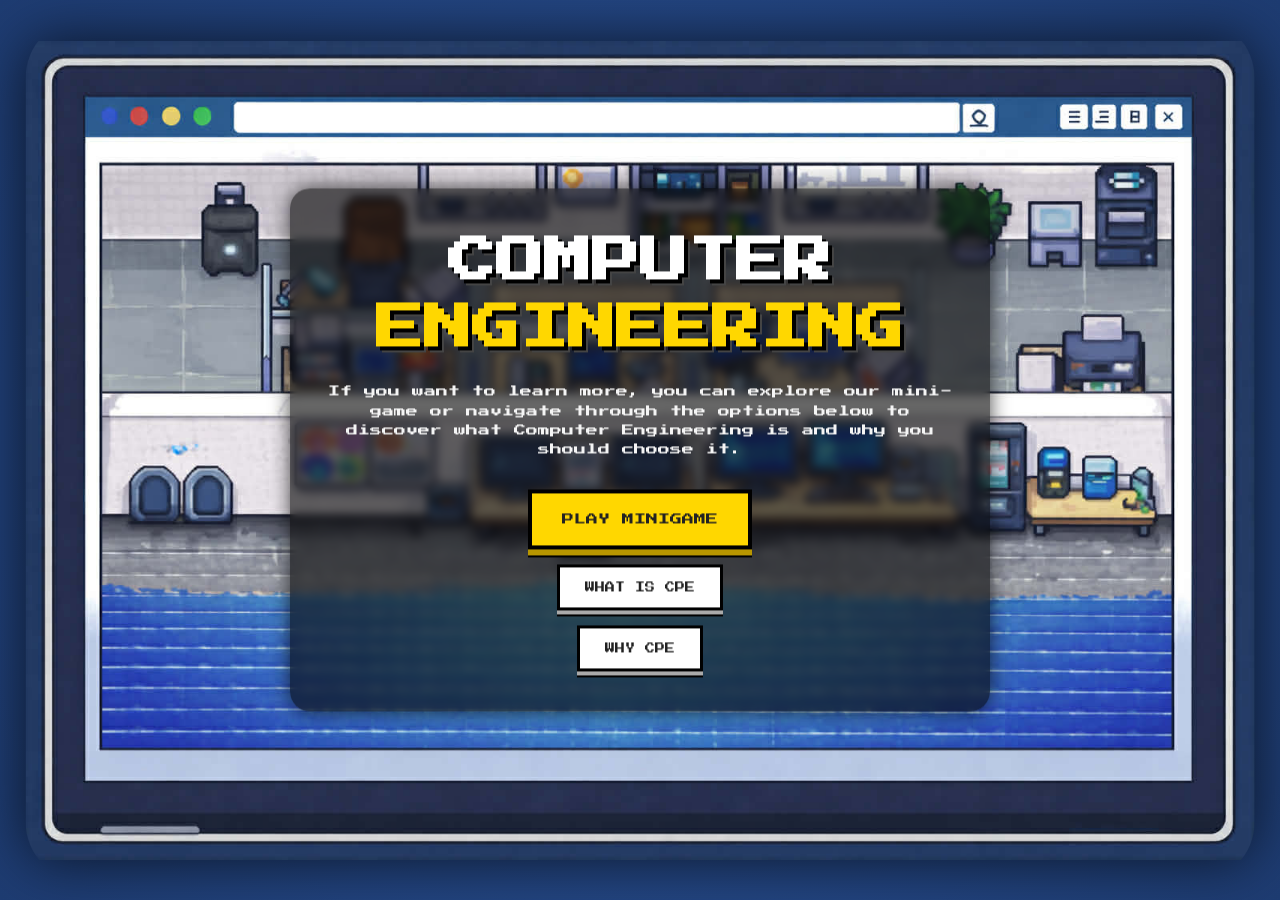
<file: index.html>
<!DOCTYPE html>
<html lang="en">
<head>
    <meta charset="UTF-8">
    <title>Computer Engineering</title>

    
    <link href="https://fonts.googleapis.com/css2?family=Press+Start+2P&display=swap" rel="stylesheet">

    <link rel="stylesheet" href="style.css">
</head>
<body>


<div class="bg"></div>


<div class="overlay">
    <div class="overlay-box">
        <h1 class="title">
            COMPUTER <br>
            <span>ENGINEERING</span>
        </h1>

        <p class="subtitle">
            If you want to learn more, you can explore our mini-game or navigate through the options below 
            to discover what Computer Engineering is and why you should choose it.
        </p>

        <div class="buttons">
            <button class="start-btn" onclick="startGame()">PLAY MINIGAME</button>
            <a href="what-is-cpe.html" class="nav-btn">WHAT IS CPE</a>
            <a href="why-cpe.html" class="nav-btn">WHY CPE</a>
        </div>
    </div>
</div>

<script>
function startGame() {
    alert("Minigame coming soon! 🚀");
}
</script>
<div id="game-modal" class="modal-overlay">
    <div class="modal-content">
        <div class="modal-header">
            <span class="status-dot"></span>
            <h2 class="modal-title">SYSTEM CHECK</h2>
        </div>
        <p class="modal-text">
            This mini-game is optimized for <span class="highlight">DESKTOP</span> only. 
            Mobile controls are not supported.
        </p>
        <p class="modal-question">DO YOU WISH TO PROCEED?</p>
        
        <div class="modal-buttons">
            <a href="Game/index.html"><button class="confirm-btn" onclick="proceedToGame()">YES</button></a>
            <button class="cancel-btn" onclick="closeModal()">NO</button>
        </div>
    </div>
</div>

<script>
    // Internal Script: Handles the modal logic
    const modal = document.getElementById("game-modal");

    function startGame() {
        modal.style.display = "flex";
    }

    function closeModal() {
        modal.style.display = "none";
    }

    function proceedToGame() {
        modal.style.display = "none";
        // Logic for game transition
        alert("Initializing Game Environment... 🚀");
    }

    // Close modal if user clicks outside the box
    window.onclick = function(event) {
        if (event.target == modal) {
            closeModal();
        }
    }
</script>
</body>
</html>
</file>
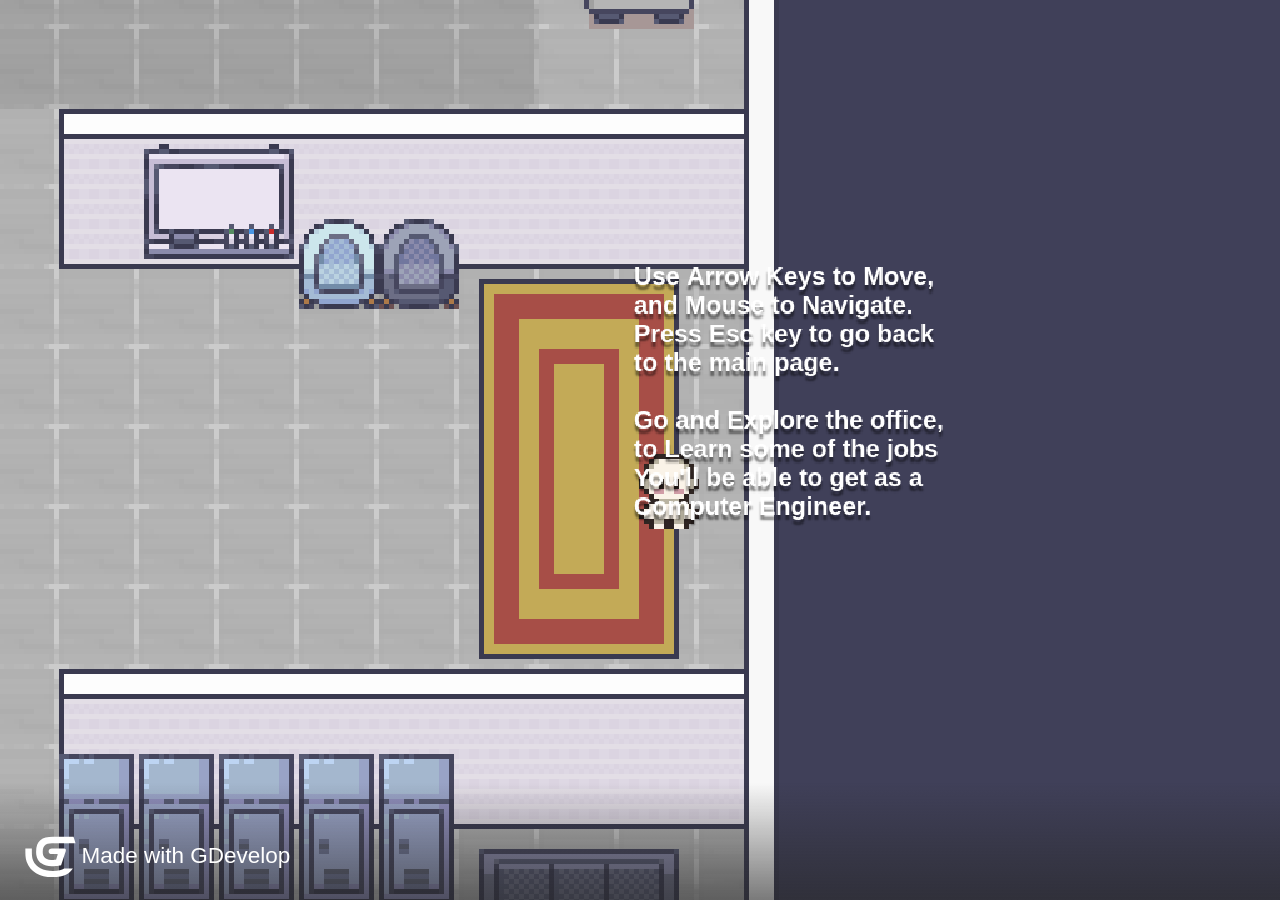
<file: Game/index.html>
<!DOCTYPE html>
<html>
<head>
    <meta charset="UTF-8"/>
    <link rel="manifest" href="manifest.webmanifest">

    <meta name="apple-mobile-web-app-capable" content="yes">
    <meta name="apple-mobile-web-app-status-bar-style" content="black-translucent">

    <meta name="theme-color" content="#000000" />
    <meta name="viewport" content="width=device-width, initial-scale=1.0, maximum-scale=1.0, user-scalable=no" />

	<style>
		body {
			margin: 0;
			padding: 0;
			background-color: #000000;
            overflow: hidden;
		}
        #canvasArea {
            margin-left: auto;
            margin-right: auto;
            overflow: hidden;
        }

        
	</style>
    <!-- Libs and GDJS core files : -->
		<script src="libs/jshashtable.js" crossorigin="anonymous"></script>
	<script src="logger.js" crossorigin="anonymous"></script>
	<script src="gd.js" crossorigin="anonymous"></script>
	<script src="libs/rbush.js" crossorigin="anonymous"></script>
	<script src="AsyncTasksManager.js" crossorigin="anonymous"></script>
	<script src="inputmanager.js" crossorigin="anonymous"></script>
	<script src="jsonmanager.js" crossorigin="anonymous"></script>
	<script src="Model3DManager.js" crossorigin="anonymous"></script>
	<script src="ResourceLoader.js" crossorigin="anonymous"></script>
	<script src="ResourceCache.js" crossorigin="anonymous"></script>
	<script src="timemanager.js" crossorigin="anonymous"></script>
	<script src="polygon.js" crossorigin="anonymous"></script>
	<script src="runtimeobject.js" crossorigin="anonymous"></script>
	<script src="profiler.js" crossorigin="anonymous"></script>
	<script src="RuntimeInstanceContainer.js" crossorigin="anonymous"></script>
	<script src="runtimescene.js" crossorigin="anonymous"></script>
	<script src="scenestack.js" crossorigin="anonymous"></script>
	<script src="force.js" crossorigin="anonymous"></script>
	<script src="RuntimeLayer.js" crossorigin="anonymous"></script>
	<script src="layer.js" crossorigin="anonymous"></script>
	<script src="RuntimeCustomObjectLayer.js" crossorigin="anonymous"></script>
	<script src="timer.js" crossorigin="anonymous"></script>
	<script src="runtimewatermark.js" crossorigin="anonymous"></script>
	<script src="runtimegame.js" crossorigin="anonymous"></script>
	<script src="variable.js" crossorigin="anonymous"></script>
	<script src="variablescontainer.js" crossorigin="anonymous"></script>
	<script src="oncetriggers.js" crossorigin="anonymous"></script>
	<script src="runtimebehavior.js" crossorigin="anonymous"></script>
	<script src="SpriteAnimator.js" crossorigin="anonymous"></script>
	<script src="spriteruntimeobject.js" crossorigin="anonymous"></script>
	<script src="affinetransformation.js" crossorigin="anonymous"></script>
	<script src="CustomRuntimeObjectInstanceContainer.js" crossorigin="anonymous"></script>
	<script src="CustomRuntimeObject.js" crossorigin="anonymous"></script>
	<script src="CustomRuntimeObject2D.js" crossorigin="anonymous"></script>
	<script src="indexeddb.js" crossorigin="anonymous"></script>
	<script src="events-tools/commontools.js" crossorigin="anonymous"></script>
	<script src="events-tools/variabletools.js" crossorigin="anonymous"></script>
	<script src="events-tools/runtimescenetools.js" crossorigin="anonymous"></script>
	<script src="events-tools/inputtools.js" crossorigin="anonymous"></script>
	<script src="events-tools/objecttools.js" crossorigin="anonymous"></script>
	<script src="events-tools/cameratools.js" crossorigin="anonymous"></script>
	<script src="events-tools/soundtools.js" crossorigin="anonymous"></script>
	<script src="events-tools/storagetools.js" crossorigin="anonymous"></script>
	<script src="events-tools/stringtools.js" crossorigin="anonymous"></script>
	<script src="events-tools/windowtools.js" crossorigin="anonymous"></script>
	<script src="events-tools/networktools.js" crossorigin="anonymous"></script>
	<script src="splash/gd-logo-light.js" crossorigin="anonymous"></script>
	<script src="pixi-renderers/pixi.js" crossorigin="anonymous"></script>
	<script src="pixi-renderers/pixi-filters-tools.js" crossorigin="anonymous"></script>
	<script src="pixi-renderers/runtimegame-pixi-renderer.js" crossorigin="anonymous"></script>
	<script src="pixi-renderers/runtimescene-pixi-renderer.js" crossorigin="anonymous"></script>
	<script src="pixi-renderers/layer-pixi-renderer.js" crossorigin="anonymous"></script>
	<script src="pixi-renderers/pixi-image-manager.js" crossorigin="anonymous"></script>
	<script src="pixi-renderers/pixi-bitmapfont-manager.js" crossorigin="anonymous"></script>
	<script src="pixi-renderers/spriteruntimeobject-pixi-renderer.js" crossorigin="anonymous"></script>
	<script src="pixi-renderers/CustomRuntimeObject2DPixiRenderer.js" crossorigin="anonymous"></script>
	<script src="pixi-renderers/DebuggerPixiRenderer.js" crossorigin="anonymous"></script>
	<script src="pixi-renderers/loadingscreen-pixi-renderer.js" crossorigin="anonymous"></script>
	<script src="pixi-renderers/pixi-effects-manager.js" crossorigin="anonymous"></script>
	<script src="howler-sound-manager/howler.min.js" crossorigin="anonymous"></script>
	<script src="howler-sound-manager/howler-sound-manager.js" crossorigin="anonymous"></script>
	<script src="fontfaceobserver-font-manager/fontfaceobserver.js" crossorigin="anonymous"></script>
	<script src="fontfaceobserver-font-manager/fontfaceobserver-font-manager.js" crossorigin="anonymous"></script>
	<script src="gdjs-evtsext__flash__colortint-func.js" crossorigin="anonymous"></script>
	<script src="gdjs-evtsext__flash__flashopacity.js" crossorigin="anonymous"></script>
	<script src="gdjs-evtsext__flash__istinted-func.js" crossorigin="anonymous"></script>
	<script src="gdjs-evtsext__flash__togglecolortint-func.js" crossorigin="anonymous"></script>
	<script src="gdjs-evtsext__flash__togglevisibility-func.js" crossorigin="anonymous"></script>
	<script src="gdjs-evtsext__panelspritebutton__bitmaptextstylestate.js" crossorigin="anonymous"></script>
	<script src="gdjs-evtsext__panelspritebutton__buttonfsm.js" crossorigin="anonymous"></script>
	<script src="gdjs-evtsext__panelspritebutton__isingameedition-func.js" crossorigin="anonymous"></script>
	<script src="gdjs-evtsext__panelspritebutton__textstylestate.js" crossorigin="anonymous"></script>
	<script src="Extensions/AnchorBehavior/anchorruntimebehavior.js" crossorigin="anonymous"></script>
	<script src="Extensions/BitmapText/bitmaptextruntimeobject-pixi-renderer.js" crossorigin="anonymous"></script>
	<script src="Extensions/BitmapText/bitmaptextruntimeobject.js" crossorigin="anonymous"></script>
	<script src="Extensions/PanelSpriteObject/panelspriteruntimeobject-pixi-renderer.js" crossorigin="anonymous"></script>
	<script src="Extensions/PanelSpriteObject/panelspriteruntimeobject.js" crossorigin="anonymous"></script>
	<script src="Extensions/TextObject/textruntimeobject-pixi-renderer.js" crossorigin="anonymous"></script>
	<script src="Extensions/TextObject/textruntimeobject.js" crossorigin="anonymous"></script>
	<script src="Extensions/TileMap/TileMapRuntimeManager.js" crossorigin="anonymous"></script>
	<script src="Extensions/TileMap/collision/TransformedTileMap.js" crossorigin="anonymous"></script>
	<script src="Extensions/TileMap/helper/TileMapHelper.js" crossorigin="anonymous"></script>
	<script src="Extensions/TileMap/pako/dist/pako.min.js" crossorigin="anonymous"></script>
	<script src="Extensions/TileMap/pixi-tilemap/dist/pixi-tilemap.umd.js" crossorigin="anonymous"></script>
	<script src="Extensions/TileMap/simpletilemapruntimeobject.js" crossorigin="anonymous"></script>
	<script src="Extensions/TileMap/tilemapruntimeobject-pixi-renderer.js" crossorigin="anonymous"></script>
	<script src="Extensions/TopDownMovementBehavior/topdownmovementruntimebehavior.js" crossorigin="anonymous"></script>
	<script src="Extensions/TweenBehavior/TweenManager.js" crossorigin="anonymous"></script>
	<script src="Extensions/TweenBehavior/tweenruntimebehavior.js" crossorigin="anonymous"></script>
	<script src="object-capabilities/AnimatableBehavior.js" crossorigin="anonymous"></script>
	<script src="object-capabilities/EffectBehavior.js" crossorigin="anonymous"></script>
	<script src="object-capabilities/FlippableBehavior.js" crossorigin="anonymous"></script>
	<script src="object-capabilities/OpacityBehavior.js" crossorigin="anonymous"></script>
	<script src="object-capabilities/ResizableBehavior.js" crossorigin="anonymous"></script>
	<script src="object-capabilities/ScalableBehavior.js" crossorigin="anonymous"></script>
	<script src="object-capabilities/TextContainerBehavior.js" crossorigin="anonymous"></script>
	<script src="Extensions/3D/DirectionalLight.js" crossorigin="anonymous"></script>
	<script src="Extensions/3D/HemisphereLight.js" crossorigin="anonymous"></script>
	<script src="code0.js" crossorigin="anonymous"></script>
	<script src="data.js" crossorigin="anonymous"></script>


</head>
<body>

    
	<script>

    (function() {
        //Initialization
        var game = new gdjs.RuntimeGame(gdjs.projectData, {});

        //Create a renderer
        game.getRenderer().createStandardCanvas(document.body);

        //Bind keyboards/mouse/touch events
        game.getRenderer().bindStandardEvents(game.getInputManager(), window, document);

        //Load all assets and start the game
        game.loadAllAssets(function() {
            game.startGameLoop();
        });
    })();

	</script>
</body>
</html>
</file>
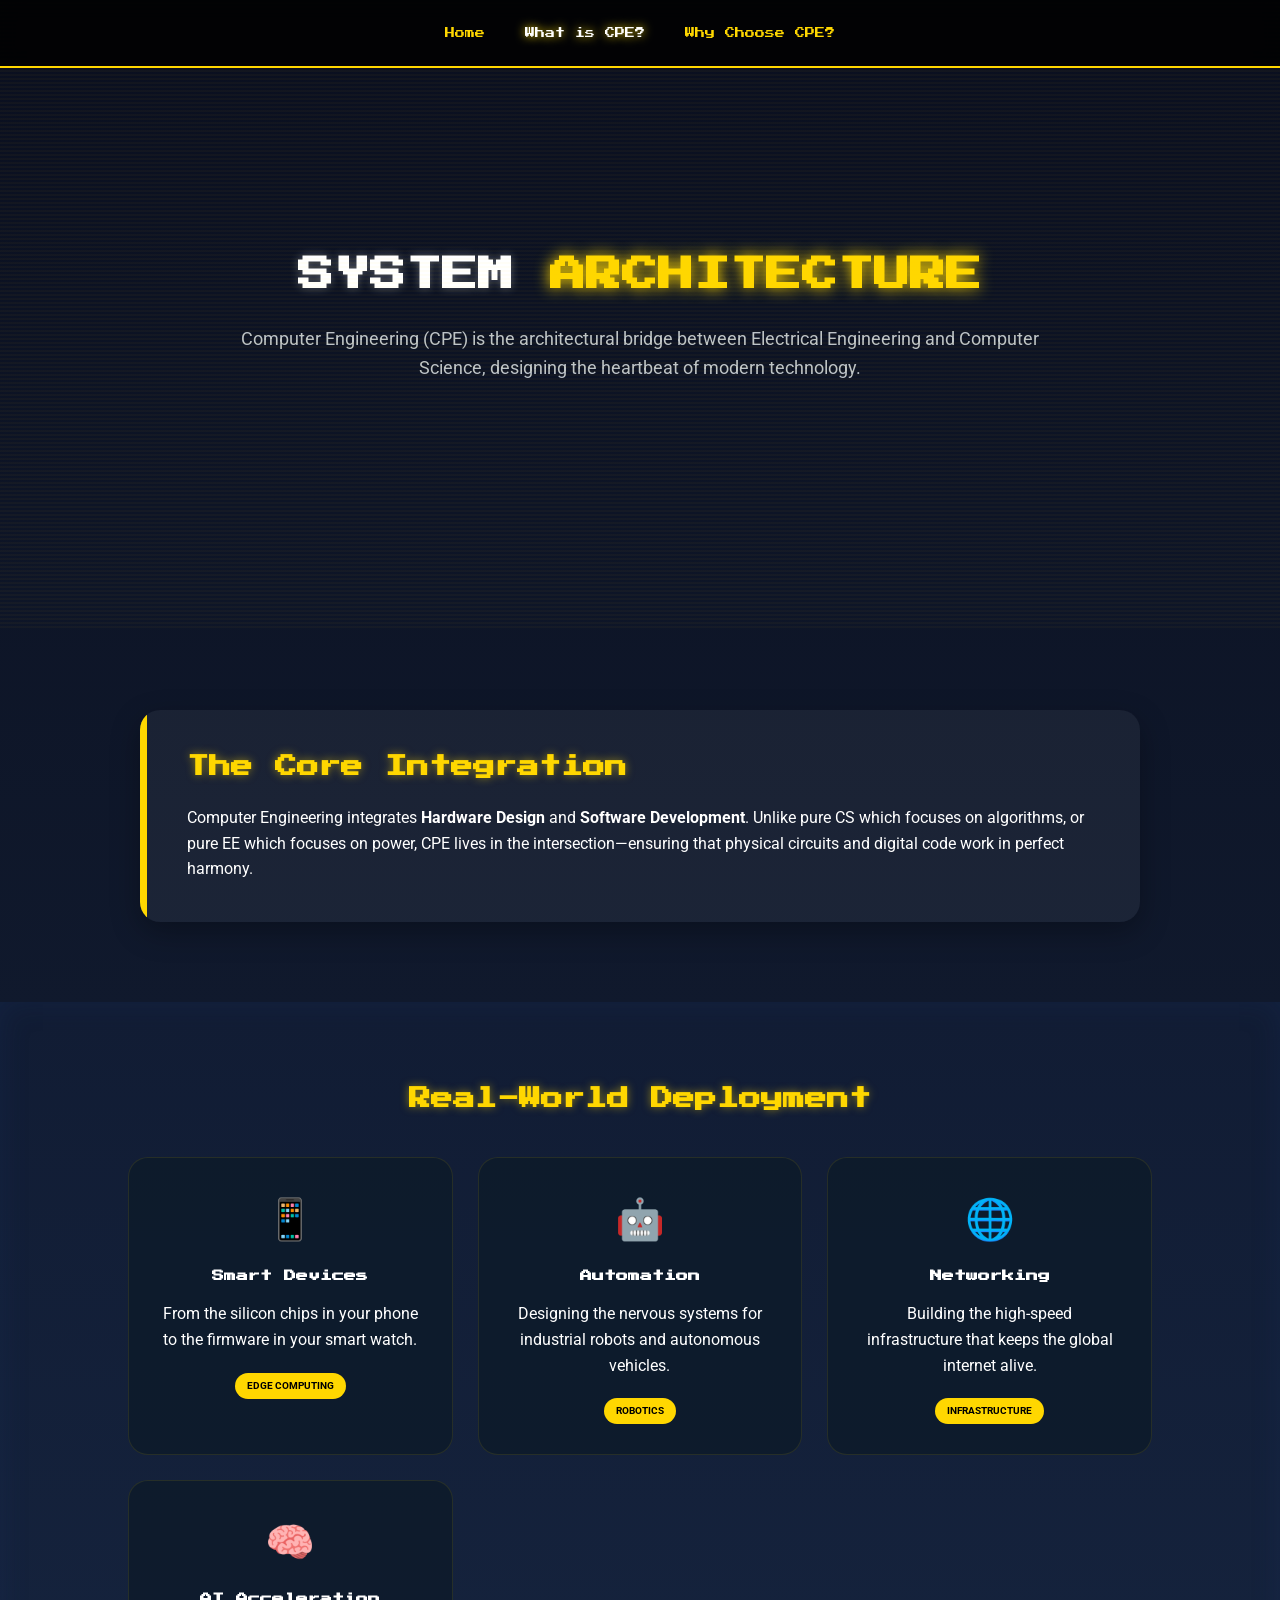
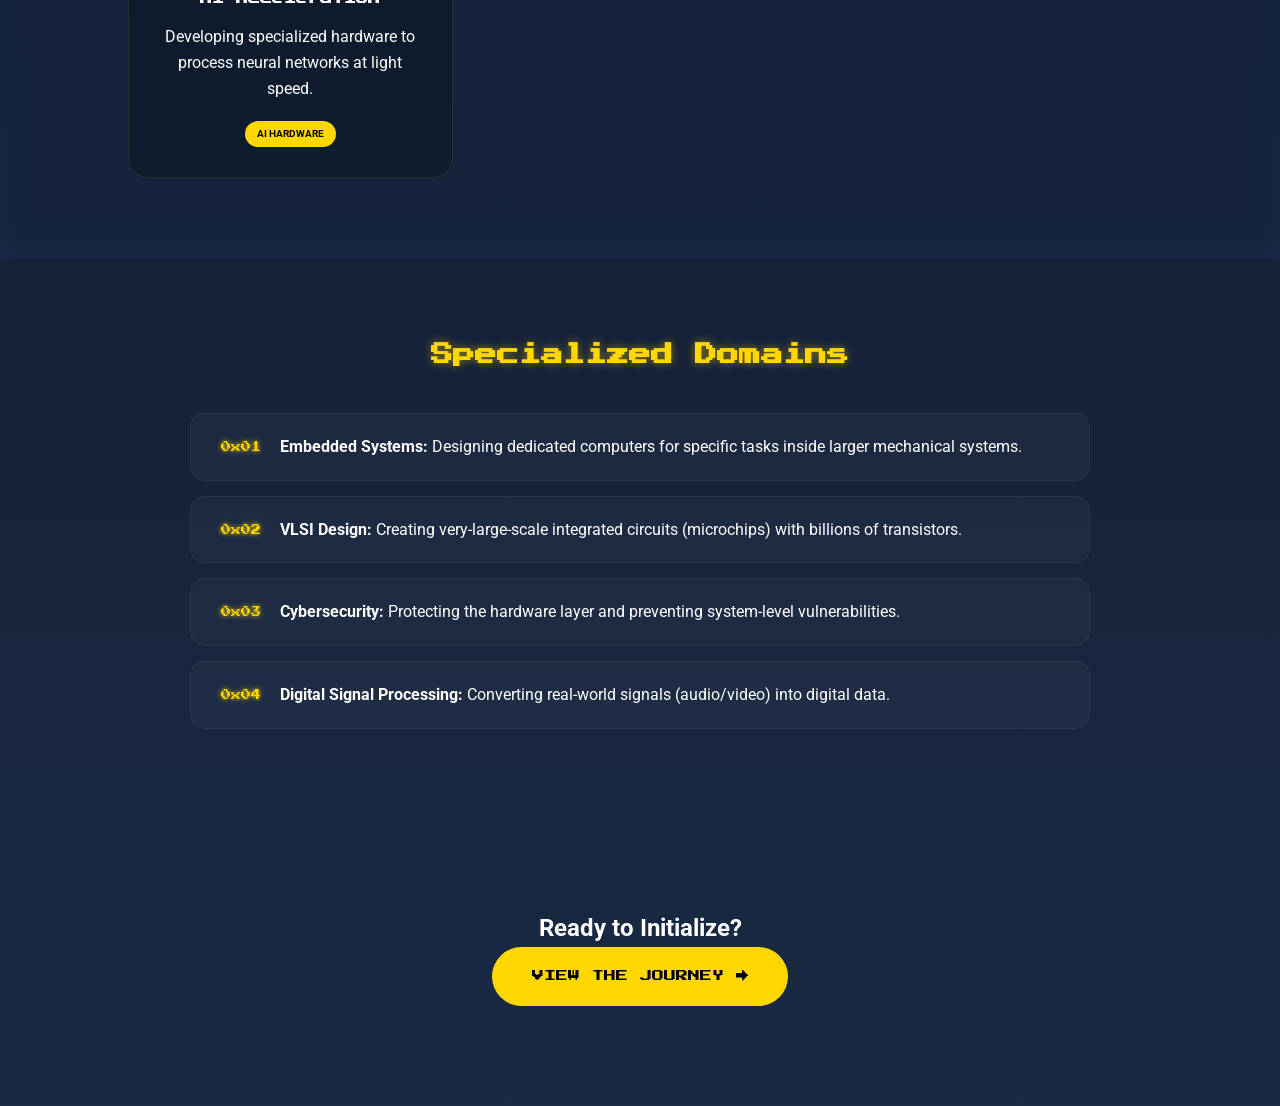
<file: what-is-cpe.html>
<!DOCTYPE html>
<html lang="en">
<head>
    <meta charset="UTF-8">
    <title>What is Computer Engineering?</title>
    <link href="https://fonts.googleapis.com/css2?family=Press+Start+2P&family=Roboto:wght@300;400;700&display=swap" rel="stylesheet">
    <link rel="stylesheet" href="what-is-cpe.css">
</head>

<body>

<nav class="navbar">
    <ul>
        <li><a href="index.html">Home</a></li>
        <li><a href="what-is-cpe.html" class="active">What is CPE?</a></li>
        <li><a href="why-cpe.html">Why Choose CPE?</a></li>
    </ul>
</nav>

<section class="hero fade">
    <h1>SYSTEM <span>ARCHITECTURE</span></h1>
    <p>
        Computer Engineering (CPE) is the architectural bridge between Electrical Engineering 
        and Computer Science, designing the heartbeat of modern technology.
    </p>
</section>

<section class="section fade">
    <div class="info-block">
        <div class="accent-bar"></div>
        <div class="info-content">
            <h2>The Core Integration</h2>
            <p>Computer Engineering integrates <strong>Hardware Design</strong> and <strong>Software Development</strong>. Unlike pure CS which focuses on algorithms, or pure EE which focuses on power, CPE lives in the intersection—ensuring that physical circuits and digital code work in perfect harmony.</p>
        </div>
    </div>
</section>

<section class="section highlight fade">
    <h2>Real-World Deployment</h2>
    <div class="grid">
        <div class="card">
            <div class="card-icon"><span>📱</span></div>
            <h3>Smart Devices</h3>
            <p>From the silicon chips in your phone to the firmware in your smart watch.</p>
            <div class="stat">EDGE COMPUTING</div>
        </div>

        <div class="card">
            <div class="card-icon"><span>🤖</span></div>
            <h3>Automation</h3>
            <p>Designing the nervous systems for industrial robots and autonomous vehicles.</p>
            <div class="stat">ROBOTICS</div>
        </div>

        <div class="card">
            <div class="card-icon"><span>🌐</span></div>
            <h3>Networking</h3>
            <p>Building the high-speed infrastructure that keeps the global internet alive.</p>
            <div class="stat">INFRASTRUCTURE</div>
        </div>

        <div class="card">
            <div class="card-icon"><span>🧠</span></div>
            <h3>AI Acceleration</h3>
            <p>Developing specialized hardware to process neural networks at light speed.</p>
            <div class="stat">AI HARDWARE</div>
        </div>
    </div>
</section>

<section class="section fade">
    <h2>Specialized Domains</h2>
    <div class="modern-list">
        <div class="list-item">
            <span class="code-text">0x01</span>
            <strong>Embedded Systems:</strong> Designing dedicated computers for specific tasks inside larger mechanical systems.
        </div>
        <div class="list-item">
            <span class="code-text">0x02</span>
            <strong>VLSI Design:</strong> Creating very-large-scale integrated circuits (microchips) with billions of transistors.
        </div>
        <div class="list-item">
            <span class="code-text">0x03</span>
            <strong>Cybersecurity:</strong> Protecting the hardware layer and preventing system-level vulnerabilities.
        </div>
        <div class="list-item">
            <span class="code-text">0x04</span>
            <strong>Digital Signal Processing:</strong> Converting real-world signals (audio/video) into digital data.
        </div>
    </div>
</section>

<section class="cta">
    <h2>Ready to Initialize?</h2>
    <a href="why-cpe.html" class="btn">VIEW THE JOURNEY →</a>
</section>

<script src="transition.js"></script>
<div id="cpe-modal" class="modal-overlay">
    <div class="modal-content">
        <span class="close-modal">&times;</span>
        <div class="modal-header">
            <span class="status-dot"></span>
            <h2 id="modal-title">SYSTEM_LOG</h2>
        </div>
        <div id="modal-body">
            </div>
        <div class="modal-footer">ACCESS_GRANTED_v2.0</div>
    </div>
</div>

<script>
    const cpeData = {
        "Smart Devices": "Beyond smartphones, CPEs design the IoT (Internet of Things) ecosystem. This includes wearable medical sensors that predict heart issues and smart home processors that manage energy efficiency via machine learning.",
        "Automation": "This sector involves the 'Nervous System' of industry. You'll learn to design PLCs and micro-controllers that run massive robotic assembly lines and the sensory-processing units used in autonomous drones.",
        "Networking": "Focuses on the physical and logical layer of global communication. This includes designing 5G/6G hardware, high-speed fiber-optic switches, and the infrastructure that powers global cloud computing.",
        "AI Acceleration": "Artificial Intelligence requires massive 'Compute.' Computer Engineers design specialized Tensor Processing Units (TPUs) and GPUs that allow neural networks to process billions of operations per second."
    };

    const modal = document.getElementById("cpe-modal");
    const modalTitle = document.getElementById("modal-title");
    const modalBody = document.getElementById("modal-body");
    const closeBtn = document.querySelector(".close-modal");

    document.querySelectorAll('.card').forEach(card => {
        card.addEventListener('click', () => {
            const key = card.querySelector('h3').innerText;
            modalTitle.innerText = `SYS_ANALYSIS: ${key.toUpperCase()}`;
            modalBody.innerText = cpeData[key] || "Initializing additional data streams...";
            modal.style.display = "flex";
        });
    });

    closeBtn.onclick = () => modal.style.display = "none";
    window.onclick = (e) => { if (e.target == modal) modal.style.display = "none"; }
</script>
</body>
</html>
</file>
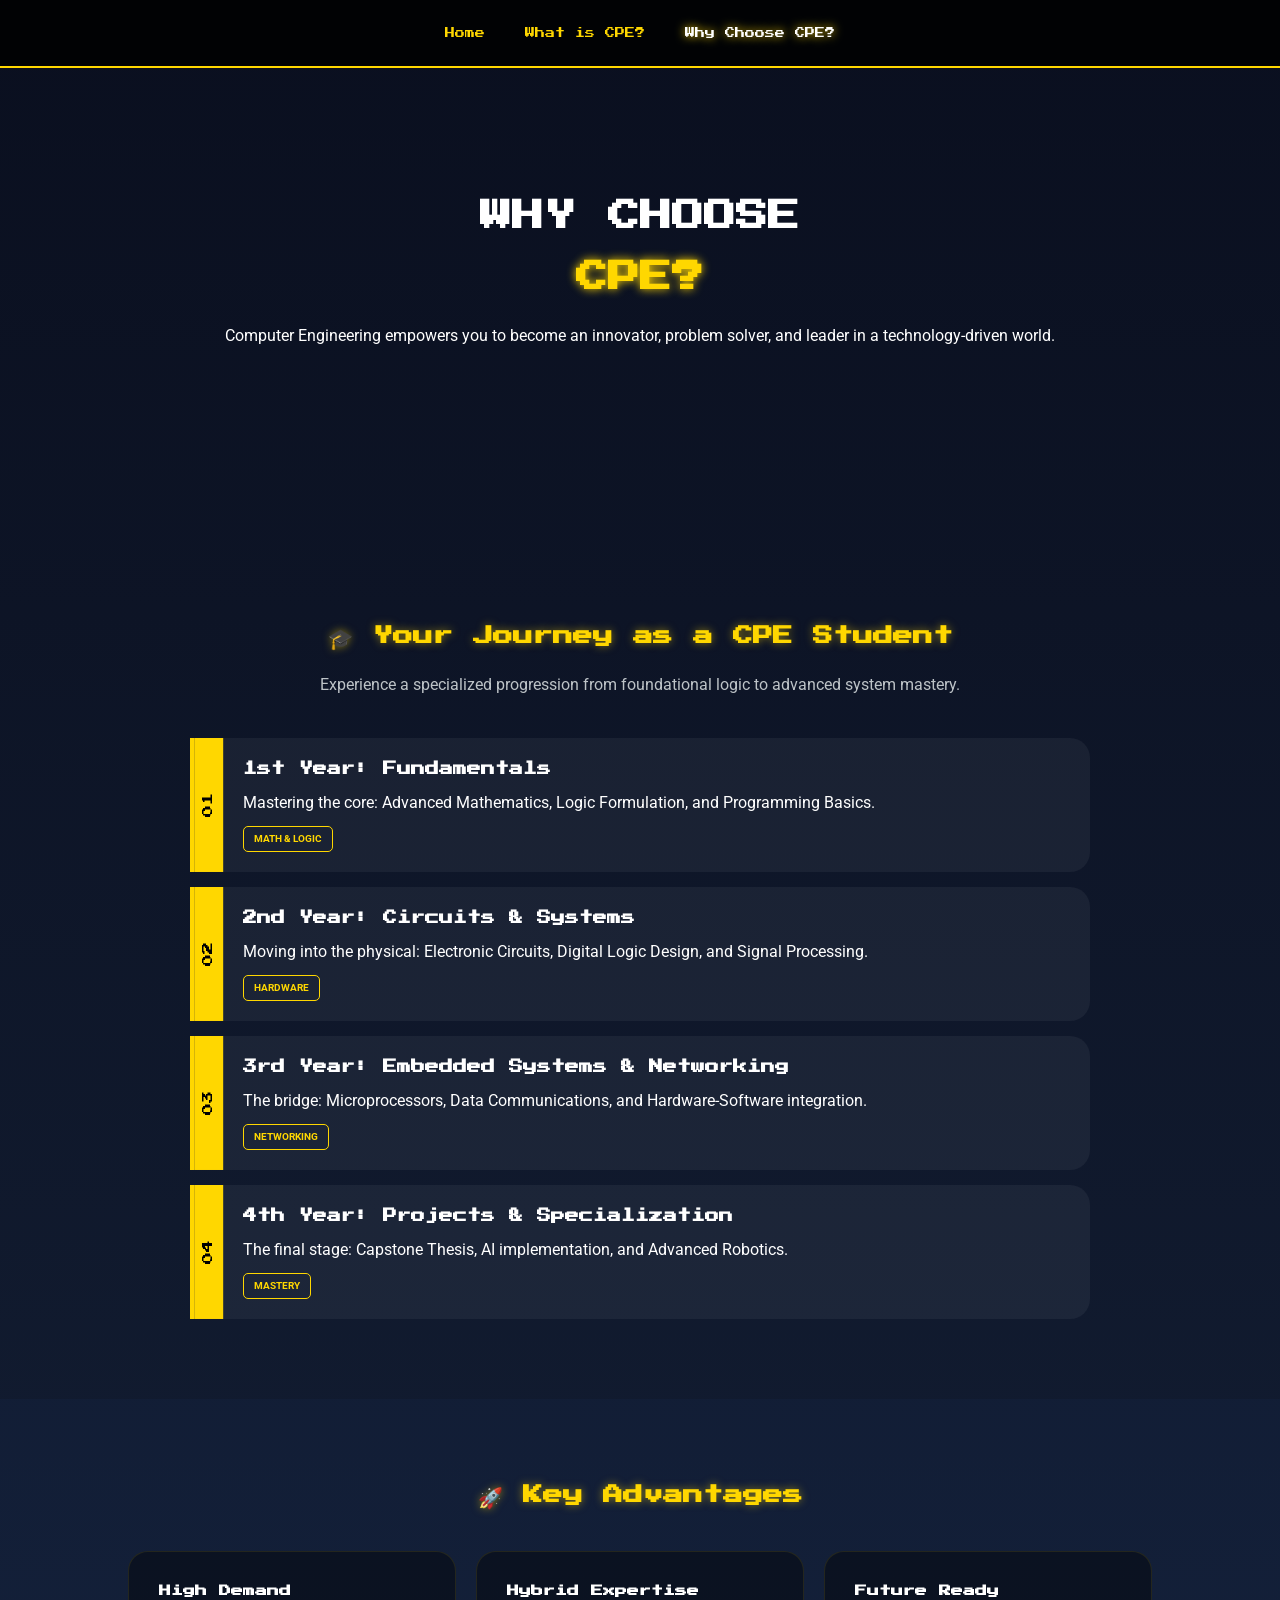
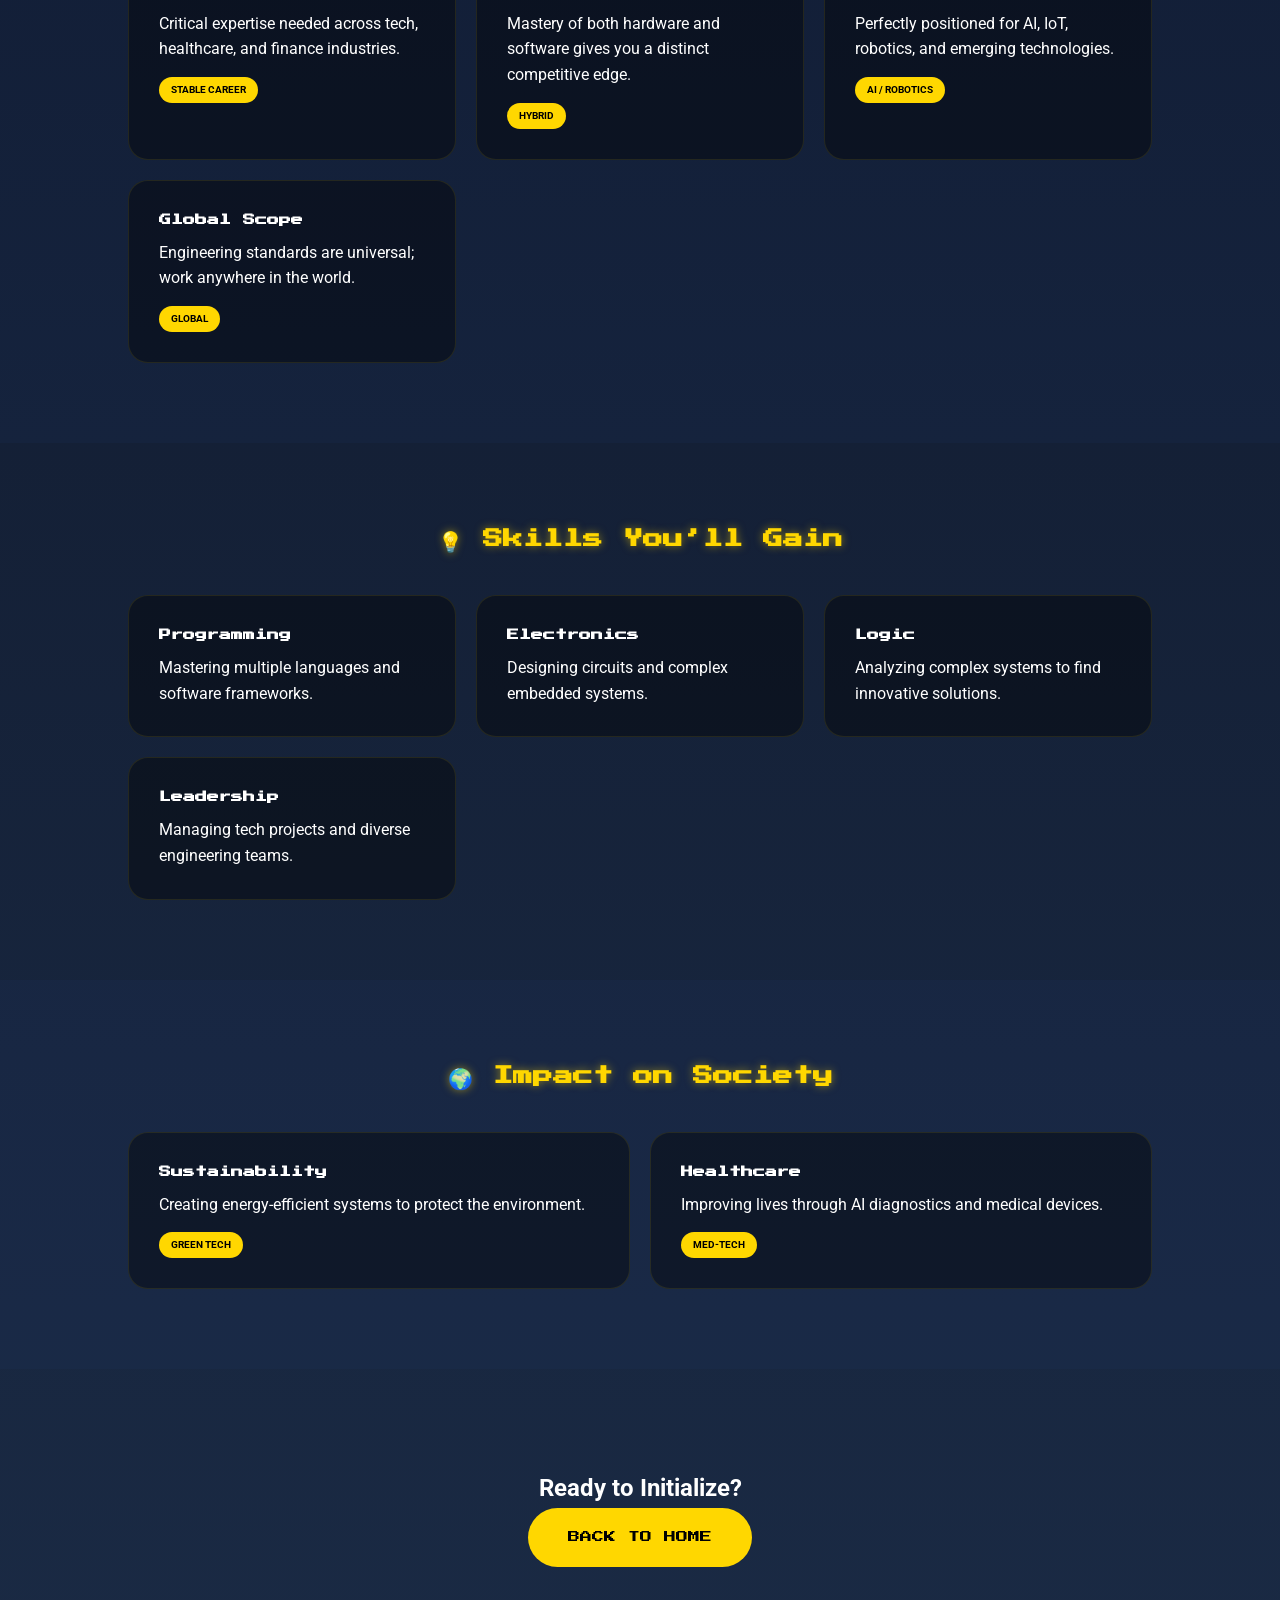
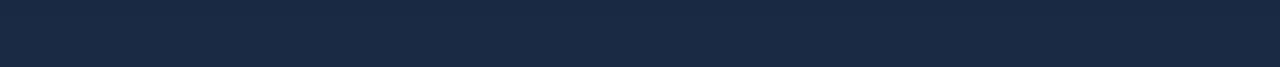
<file: why-cpe.html>
<!DOCTYPE html>
<html lang="en">
<head>
    <meta charset="UTF-8">
    <title>Why Choose CPE? | The Journey</title>
    <link href="https://fonts.googleapis.com/css2?family=Press+Start+2P&family=Roboto:wght@300;400;700&display=swap" rel="stylesheet">
    <link rel="stylesheet" href="why-cpe.css">
</head>
<body>

<nav class="navbar">
    <ul>
        <li><a href="index.html">Home</a></li>
        <li><a href="what-is-cpe.html">What is CPE?</a></li>
        <li><a href="why-cpe.html" class="active">Why Choose CPE?</a></li>
    </ul>
</nav>

<section class="hero fade">
    <h1>WHY CHOOSE <span>CPE?</span></h1>
    <p>Computer Engineering empowers you to become an innovator, problem solver, and leader in a technology-driven world.</p>
</section>

<section class="section journey-section fade">
    <h2>🎓 Your Journey as a CPE Student</h2>
    <p class="section-desc">Experience a specialized progression from foundational logic to advanced system mastery.</p>
    
    <div class="timeline">
        <div class="timeline-item">
            <div class="year-accent">01</div>
            <div class="content">
                <h3>1st Year: Fundamentals</h3>
                <p>Mastering the core: Advanced Mathematics, Logic Formulation, and Programming Basics.</p>
                <div class="tag">MATH & LOGIC</div>
            </div>
        </div>

        <div class="timeline-item">
            <div class="year-accent">02</div>
            <div class="content">
                <h3>2nd Year: Circuits & Systems</h3>
                <p>Moving into the physical: Electronic Circuits, Digital Logic Design, and Signal Processing.</p>
                <div class="tag">HARDWARE</div>
            </div>
        </div>

        <div class="timeline-item">
            <div class="year-accent">03</div>
            <div class="content">
                <h3>3rd Year: Embedded Systems & Networking</h3>
                <p>The bridge: Microprocessors, Data Communications, and Hardware-Software integration.</p>
                <div class="tag">NETWORKING</div>
            </div>
        </div>

        <div class="timeline-item">
            <div class="year-accent">04</div>
            <div class="content">
                <h3>4th Year: Projects & Specialization</h3>
                <p>The final stage: Capstone Thesis, AI implementation, and Advanced Robotics.</p>
                <div class="tag">MASTERY</div>
            </div>
        </div>
    </div>
</section>

<section class="section highlight fade">
    <h2>🚀 Key Advantages</h2>
    <div class="grid">
        <div class="card">
            <h3>High Demand</h3>
            <p>Critical expertise needed across tech, healthcare, and finance industries.</p>
            <div class="stat">STABLE CAREER</div>
        </div>
        <div class="card">
            <h3>Hybrid Expertise</h3>
            <p>Mastery of both hardware and software gives you a distinct competitive edge.</p>
            <div class="stat">HYBRID</div>
        </div>
        <div class="card">
            <h3>Future Ready</h3>
            <p>Perfectly positioned for AI, IoT, robotics, and emerging technologies.</p>
            <div class="stat">AI / ROBOTICS</div>
        </div>
        <div class="card">
            <h3>Global Scope</h3>
            <p>Engineering standards are universal; work anywhere in the world.</p>
            <div class="stat">GLOBAL</div>
        </div>
    </div>
</section>

<section class="section fade">
    <h2>💡 Skills You’ll Gain</h2>
    <div class="grid">
        <div class="card skill-card">
            <h3>Programming</h3>
            <p>Mastering multiple languages and software frameworks.</p>
        </div>
        <div class="card skill-card">
            <h3>Electronics</h3>
            <p>Designing circuits and complex embedded systems.</p>
        </div>
        <div class="card skill-card">
            <h3>Logic</h3>
            <p>Analyzing complex systems to find innovative solutions.</p>
        </div>
        <div class="card skill-card">
            <h3>Leadership</h3>
            <p>Managing tech projects and diverse engineering teams.</p>
        </div>
    </div>
</section>

<section class="section highlight fade">
    <h2>🌍 Impact on Society</h2>
    <div class="grid">
        <div class="card">
            <h3>Sustainability</h3>
            <p>Creating energy-efficient systems to protect the environment.</p>
            <div class="stat">GREEN TECH</div>
        </div>
        <div class="card">
            <h3>Healthcare</h3>
            <p>Improving lives through AI diagnostics and medical devices.</p>
            <div class="stat">MED-TECH</div>
        </div>
    </div>
</section>

<section class="cta">
    <h2>Ready to Initialize?</h2>
    <a href="index.html" class="btn">BACK TO HOME</a>
</section>

<script src="transition.js"></script>
<div id="modal-overlay" class="modal-overlay">
    <div class="modal-content">
        <span class="close-modal">&times;</span>
        <h2 id="modal-title">DATA ACCESS</h2>
        <div id="modal-body">
            </div>
    </div>
</div>

<script>
    // Data for the expansions
    const details = {
        "High Demand": "The digital transformation of global industries has created a massive deficit in hardware-software specialists. CPEs are currently the #1 recruited major for firmware and system architecture roles.",
        "Hybrid Expertise": "You don't just write code; you understand how the electrons move through the silicon. This dual-threat capability allows you to optimize systems in ways a pure CS or EE major cannot.",
        "Future Ready": "AI and Robotics require hardware that can 'think.' Computer Engineers design the Neural Processing Units (NPUs) that make modern AI possible.",
        "Global Scope": "Engineering logic is a universal language. Your degree allows you to work in Silicon Valley, Tokyo, Berlin, or remotely for any tech giant worldwide."
    };

    const modal = document.getElementById("modal-overlay");
    const modalTitle = document.getElementById("modal-title");
    const modalBody = document.getElementById("modal-body");
    const closeBtn = document.querySelector(".close-modal");

    document.querySelectorAll('.card').forEach(card => {
        card.addEventListener('click', () => {
            const title = card.querySelector('h3').innerText;
            modalTitle.innerText = title;
            modalBody.innerText = details[title] || "Detailed system logs for this sector are currently being initialized...";
            modal.style.display = "flex";
        });
    });

    closeBtn.onclick = () => modal.style.display = "none";
    window.onclick = (event) => { if (event.target == modal) modal.style.display = "none"; }
</script>
</body>
</html>
</file>
<file: style.css>
* {
    margin: 0;
    padding: 0;
    box-sizing: border-box;
}

body {
    font-family: 'Press Start 2P', cursive;
    overflow-x: hidden;
    background: radial-gradient(circle, #2a5298 0%, #1e3c72 100%);
    height: 100vh;
    width: 100vw;
}

.navbar {
    position: fixed;
    top: 0;
    width: 100%;
    background: rgba(0,0,0,0.8);
    padding: 15px 0;
    z-index: 100;
    display: flex;
    justify-content: center;
    align-items: center;
}

.navbar ul {
    list-style: none;
    display: flex;
    gap: 40px;
}

.navbar li {
    display: block;
}

.navbar a {
    text-decoration: none;
    color: #ffd700;
    font-family: 'Press Start 2P', cursive;
    font-size: 12px;
    transition: 0.2s;
}

.navbar a:hover {
    color: white;
    transform: scale(1.1);
}   

.bg {
    position: fixed;
    top: 50%;
    left: 50%;
    width: 96vw;
    height: 96vh;
    transform: translate(-50%, -50%);
    background: url("assets/background.jpg") no-repeat center center;
    background-size: contain;
    z-index: -1;
    border-radius: 60px;
    overflow: hidden;
    padding: 10px;
    filter: drop-shadow(0 0 30px rgba(0,0,0,0.7));
}

.overlay {
    position: absolute;
    top: 50%;
    left: 50%;
    transform: translate(-50%, -50%);
    text-align: center;
    width: 80%;
    max-width: 700px;
    animation: float 3s ease-in-out infinite;
}

.title {
    font-size: 48px;
    color: white;
    text-shadow: 4px 4px 0 #000, 6px 6px 0 #444;
    line-height: 1.4;
    margin-bottom: 20px;
}

.title span {
    color: #ffd700;
}

.subtitle {
    color: #f5f5f5;
    font-size: 12px;
    line-height: 1.6;
    margin-bottom: 30px;
}

.buttons {
    display: flex;
    flex-direction: column;
    gap: 15px;
    align-items: center;
}

.start-btn {
    font-family: 'Press Start 2P', cursive;
    padding: 20px 30px;
    font-size: 12px;
    color: #222;
    background: #ffd700;
    border: 4px solid #000;
    cursor: pointer;
    box-shadow: 0 6px 0 #b89600, 0 8px 0 #000;
    transition: all 0.1s ease;
}

.start-btn:active {
    transform: translateY(4px);
    box-shadow: 0 2px 0 #b89600, 0 4px 0 #000;
}

.nav-btn {
    font-family: 'Press Start 2P', cursive;
    padding: 15px 25px;
    font-size: 10px;
    color: #222;
    background: white;
    text-decoration: none;
    border: 3px solid black;
    box-shadow: 0 4px 0 #aaa, 0 6px 0 #000;
    transition: all 0.1s ease;
}

.nav-btn:active {
    transform: translateY(3px);
    box-shadow: 0 1px 0 #aaa, 0 3px 0 #000;
}

@keyframes float {
    0% { transform: translate(-50%, -50%) translateY(0); }
    50% { transform: translate(-50%, -50%) translateY(-5px); }
    100% { transform: translate(-50%, -50%) translateY(0); }
}

.overlay-box {
    background: rgba(0, 0, 0, 0.6);
    padding: 40px 30px;
    border-radius: 20px;
    backdrop-filter: blur(5px);
    box-shadow: 0 0 20px rgba(0,0,0,0.7);
}

/* --- LIVELY MODAL STYLING --- */
.modal-overlay {
    display: none; 
    position: fixed;
    top: 0;
    left: 0;
    width: 100%;
    height: 100%;
    background: rgba(0, 0, 0, 0.85);
    backdrop-filter: blur(10px);
    z-index: 2000;
    justify-content: center;
    align-items: center;
}

.modal-content {
    background: #0d1b2a;
    border: 2px solid #ffd700;
    padding: 40px;
    text-align: center;
    max-width: 500px;
    width: 90%;
    border-radius: 20px; /* Smooth rounded corners */
    box-shadow: 0 0 30px rgba(255, 215, 0, 0.2);
    animation: modalPop 0.3s cubic-bezier(0.175, 0.885, 0.32, 1.275);
}

@keyframes modalPop {
    from { transform: scale(0.8); opacity: 0; }
    to { transform: scale(1); opacity: 1; }
}

.modal-header {
    display: flex;
    justify-content: center;
    align-items: center;
    gap: 10px;
    margin-bottom: 20px;
}

.status-dot {
    width: 10px;
    height: 10px;
    background: #ffd700;
    border-radius: 50%;
    animation: pulse 1.5s infinite;
}

@keyframes pulse {
    0% { transform: scale(1); opacity: 1; }
    50% { transform: scale(1.2); opacity: 0.5; }
    100% { transform: scale(1); opacity: 1; }
}

.modal-title {
    color: #ffd700;
    font-size: 14px;
    margin: 0;
}

.modal-text {
    font-family: 'Roboto', sans-serif; /* Cleaner font for readability */
    font-size: 14px;
    line-height: 1.6;
    color: #bdc3c7;
    margin-bottom: 20px;
}

.highlight {
    color: #ffd700;
    font-weight: bold;
}

.modal-question {
    font-size: 12px;
    color: white;
    margin-bottom: 30px;
}

.modal-buttons {
    display: flex;
    justify-content: center;
    gap: 20px;
}

/* Modal Button Styling - Smooth & Interactive */
.confirm-btn, .cancel-btn {
    font-family: 'Press Start 2P', cursive;
    padding: 15px 25px;
    font-size: 10px;
    border: none;
    border-radius: 50px; /* Smooth Pill-shaped buttons */
    cursor: pointer;
    transition: 0.3s;
}

.confirm-btn {
    background: #ffd700;
    color: #0d1b2a;
}

.cancel-btn {
    background: white;
    color: #0d1b2a;
}

.confirm-btn:hover {
    background: white;
    box-shadow: 0 0 15px #ffd700;
    transform: translateY(-3px);
}

.cancel-btn:hover {
    background: #ffd700;
    transform: translateY(-3px);
}
</file>
<file: what-is-cpe.css>
* {
    margin: 0;
    padding: 0;
    box-sizing: border-box;
}

body {
    font-family: 'Roboto', sans-serif;
    /* Lively: Added slow background shifting animation */
    background: #0a0f1f;
    background-image: linear-gradient(180deg, #0a0f1f 0%, #1a2a44 50%, #0a0f1f 100%);
    background-size: 100% 200%;
    animation: bgShift 15s ease infinite;
    
    color: white;
    line-height: 1.6;
    overflow-x: hidden;
}

/* Background Animation */
@keyframes bgShift {
    0% { background-position: 50% 0%; }
    50% { background-position: 50% 100%; }
    100% { background-position: 50% 0%; }
}

.navbar {
    position: fixed;
    top: 0;
    width: 100%;
    background: rgba(0, 0, 0, 0.85);
    backdrop-filter: blur(10px);
    padding: 20px 0;
    z-index: 100;
    display: flex;
    justify-content: center;
    border-bottom: 2px solid #ffd700;
}

.navbar ul {
    list-style: none;
    display: flex;
    gap: 40px;
}

.navbar a {
    text-decoration: none;
    color: #ffd700;
    font-family: 'Press Start 2P', cursive;
    font-size: 10px;
    transition: 0.3s;
}

.navbar a:hover, .navbar a.active {
    color: white;
    text-shadow: 0 0 10px #ffd700;
}

.hero {
    height: 70vh;
    display: flex;
    flex-direction: column;
    justify-content: center;
    align-items: center;
    text-align: center;
    padding: 0 10%;
    position: relative; /* For scanline */
}

/* Lively: CRT Scanline effect on hero */
.hero::after {
    content: "";
    position: absolute;
    top: 0; left: 0; width: 100%; height: 100%;
    background: linear-gradient(rgba(255,255,255,0) 50%, rgba(255,215,0,0.03) 50%);
    background-size: 100% 4px;
    pointer-events: none;
    animation: scanline 10s linear infinite;
}

@keyframes scanline {
    0% { background-position: 0 0; }
    100% { background-position: 0 100%; }
}

.hero h1 {
    font-family: 'Press Start 2P', cursive;
    font-size: 36px;
    margin-bottom: 20px;
    text-shadow: 0 0 10px rgba(255,255,255,0.3);
}

.hero span {
    color: #ffd700;
    text-shadow: 0 0 15px #ffd700;
}

.hero p {
    max-width: 800px;
    font-size: 18px;
    color: #bdc3c7;
}

.section {
    padding: 80px 10%;
}

.section h2 {
    font-family: 'Press Start 2P', cursive;
    color: #ffd700;
    font-size: 22px;
    margin-bottom: 40px;
    text-align: center;
    text-shadow: 0 0 8px rgba(255, 215, 0, 0.5);
}

/* SMOOTH INFO BLOCK */
.info-block {
    display: flex;
    background: rgba(255, 255, 255, 0.05);
    border-radius: 20px;
    overflow: hidden;
    max-width: 1000px;
    margin: 0 auto;
    box-shadow: 0 10px 30px rgba(0,0,0,0.3);
}

.accent-bar {
    width: 15px;
    background: #ffd700;
    /* Lively: Accent bar pulses */
    animation: accentPulse 2s ease-in-out infinite;
}

@keyframes accentPulse {
    0%, 100% { opacity: 1; }
    50% { opacity: 0.6; }
}

.info-content {
    padding: 40px;
}

.info-content h2 {
    text-align: left;
    margin-bottom: 20px;
}

/* SMOOTH CARDS */
.grid {
    display: grid;
    grid-template-columns: repeat(auto-fit, minmax(250px, 1fr));
    gap: 25px;
}

.card {
    background: rgba(13, 27, 42, 0.8);
    padding: 30px;
    border-radius: 20px; /* Smooth Edges */
    border: 1px solid rgba(255, 215, 0, 0.1);
    transition: 0.4s cubic-bezier(0.175, 0.885, 0.32, 1.275);
    text-align: center;
    /* Lively: Float animation */
    animation: itemFloat 6s ease-in-out infinite;
}

/* Staggered float for grid cards */
.card:nth-child(1) { animation-delay: 0s; }
.card:nth-child(2) { animation-delay: 0.5s; }
.card:nth-child(3) { animation-delay: 1s; }
.card:nth-child(4) { animation-delay: 1.5s; }

@keyframes itemFloat {
    0%, 100% { transform: translateY(0px); }
    50% { transform: translateY(-5px); }
}

.card:hover {
    transform: translateY(-15px) !important; /* Override float */
    border-color: #ffd700;
    box-shadow: 0 15px 30px rgba(0, 0, 0, 0.5);
}

.card-icon {
    font-size: 40px;
    margin-bottom: 15px;
    display: block;
}

.card-icon span {
    display: inline-block;
    transition: transform 0.5s ease;
}

/* Lively: Icon spins slowly on card hover */
.card:hover .card-icon span {
    transform: rotateY(360deg);
}

.card h3 {
    font-family: 'Press Start 2P', cursive;
    font-size: 12px;
    margin-bottom: 15px;
    color: white;
}

.stat {
    margin-top: 20px;
    font-size: 10px;
    background: #ffd700;
    color: black;
    padding: 5px 12px;
    border-radius: 50px; /* Smooth Tag */
    font-weight: bold;
    display: inline-block;
}

/* MODERN LIST */
.modern-list {
    max-width: 900px;
    margin: 0 auto;
    display: flex;
    flex-direction: column;
    gap: 15px;
}

.list-item {
    background: rgba(255, 255, 255, 0.03);
    padding: 20px 30px;
    border-radius: 15px;
    border: 1px solid rgba(255, 255, 255, 0.05);
    transition: 0.3s ease;
}

.list-item:hover {
    background: rgba(255, 255, 255, 0.07);
    transform: translateX(5px);
    border-color: rgba(255,255,255,0.1);
}

.code-text {
    color: #ffd700;
    font-family: 'Press Start 2P', cursive;
    font-size: 10px;
    margin-right: 15px;
    text-shadow: 0 0 5px #ffd700;
}

/* Lively: Highlight section has a faint pulsing glow */
.highlight {
    background: rgba(30, 60, 114, 0.1);
    box-shadow: 0 0 30px rgba(30, 60, 114, 0.2) inset;
}

.cta {
    text-align: center;
    padding: 100px 0;
}

.btn {
    font-family: 'Press Start 2P', cursive;
    text-decoration: none;
    background: #ffd700;
    color: black;
    padding: 20px 40px;
    font-size: 12px;
    border-radius: 50px; /* Smooth Button */
    transition: 0.3s;
    display: inline-block;
}

.btn:hover {
    background: white;
    box-shadow: 0 0 25px #ffd700;
    transform: scale(1.05);
}

.fade {
    opacity: 1; /* Script handles this */
}

/* SMOOTH EDGES & LIVELY ANIMATIONS */
.card {
    background: rgba(13, 27, 42, 0.8);
    border-radius: 20px; /* Smooth Edges */
    padding: 30px;
    border: 1px solid rgba(255, 215, 0, 0.1);
    cursor: pointer;
    transition: 0.4s cubic-bezier(0.175, 0.885, 0.32, 1.275);
    
    /* Lively: Floating movement */
    animation: floatCard 6s ease-in-out infinite;
}

@keyframes floatCard {
    0%, 100% { transform: translateY(0); }
    50% { transform: translateY(-10px); }
}

.card:hover {
    transform: scale(1.05) translateY(-5px) !important;
    border-color: #ffd700;
    box-shadow: 0 0 25px rgba(255, 215, 0, 0.3);
}

/* MODAL / EXPANSION BOX */
.modal-overlay {
    display: none;
    position: fixed;
    z-index: 2000;
    left: 0; top: 0;
    width: 100%; height: 100%;
    background: rgba(0, 0, 0, 0.85);
    backdrop-filter: blur(10px);
    justify-content: center;
    align-items: center;
}

.modal-content {
    background: #0a0f1f;
    width: 90%;
    max-width: 550px;
    padding: 40px;
    border-radius: 25px; /* Smooth corners */
    border: 2px solid #ffd700;
    position: relative;
    box-shadow: 0 0 40px rgba(255, 215, 0, 0.2);
    animation: openSystem 0.3s ease-out;
}

@keyframes openSystem {
    from { opacity: 0; transform: scale(0.9); }
    to { opacity: 1; transform: scale(1); }
}

.modal-header {
    display: flex;
    align-items: center;
    gap: 15px;
    margin-bottom: 20px;
}

.status-dot {
    width: 12px;
    height: 12px;
    background: #ffd700;
    border-radius: 50%;
    animation: blink 1s infinite;
}

@keyframes blink {
    0%, 100% { opacity: 1; }
    50% { opacity: 0.3; }
}

#modal-title {
    font-family: 'Press Start 2P', cursive;
    font-size: 14px;
    color: #ffd700;
    text-align: left; /* Overriding center h2 */
    margin-bottom: 0;
}

#modal-body {
    font-size: 17px;
    color: #bdc3c7;
    line-height: 1.8;
}

.modal-footer {
    margin-top: 25px;
    font-family: 'Press Start 2P', cursive;
    font-size: 8px;
    color: rgba(255, 215, 0, 0.4);
}

.close-modal {
    position: absolute;
    top: 20px; right: 20px;
    font-size: 28px;
    color: #ffd700;
    cursor: pointer;
}

.close-modal:hover {
    color: white;
}
</file>
<file: why-cpe.css>
* {
    margin: 0;
    padding: 0;
    box-sizing: border-box;
}

body {
    font-family: 'Roboto', sans-serif;
    /* Lively: Added slow background shifting animation */
    background: #0a0f1f;
    background-image: linear-gradient(180deg, #0a0f1f 0%, #1a2a44 50%, #0a0f1f 100%);
    background-size: 100% 200%;
    animation: bgShift 15s ease infinite;
    
    color: white;
    line-height: 1.6;
    overflow-x: hidden;
}

/* Background Animation */
@keyframes bgShift {
    0% { background-position: 50% 0%; }
    50% { background-position: 50% 100%; }
    100% { background-position: 50% 0%; }
}

.navbar {
    position: fixed;
    top: 0;
    width: 100%;
    background: rgba(0, 0, 0, 0.85);
    backdrop-filter: blur(10px);
    padding: 20px 0;
    z-index: 100;
    display: flex;
    justify-content: center;
    border-bottom: 2px solid #ffd700;
}

.navbar ul {
    list-style: none;
    display: flex;
    gap: 40px;
}

.navbar a {
    text-decoration: none;
    color: #ffd700;
    font-family: 'Press Start 2P', cursive;
    font-size: 10px;
    transition: 0.3s;
}

.navbar a:hover, .navbar a.active {
    color: white;
    text-shadow: 0 0 10px #ffd700;
}

.hero {
    height: 60vh;
    display: flex;
    flex-direction: column;
    justify-content: center;
    align-items: center;
    text-align: center;
    padding: 0 20px;
}

.hero h1 {
    font-family: 'Press Start 2P', cursive;
    font-size: 32px;
    margin-bottom: 20px;
    color: white;
    /* Lively: Constant slow text pulse */
    animation: textPulse 3s ease-in-out infinite;
}

@keyframes textPulse {
    0%, 100% { text-shadow: 0 0 5px rgba(255,255,255,0.2); }
    50% { text-shadow: 0 0 15px rgba(255,255,255,0.6); }
}

.hero h1 span {
    color: #ffd700;
    display: block;
    margin-top: 10px;
    text-shadow: 0 0 10px #ffd700;
}

.section {
    padding: 80px 10%;
}

.section h2 {
    font-family: 'Press Start 2P', cursive;
    color: #ffd700;
    font-size: 20px;
    margin-bottom: 40px;
    text-align: center;
    text-shadow: 0 0 8px rgba(255, 215, 0, 0.5);
}

.section-desc {
    text-align: center;
    max-width: 700px;
    margin: -20px auto 40px;
    color: #bdc3c7;
}

/* JOURNEY TIMELINE */
.timeline {
    display: flex;
    flex-direction: column;
    gap: 15px;
    max-width: 900px;
    margin: 0 auto;
}

.timeline-item {
    display: flex;
    background: rgba(255, 255, 255, 0.05);
    border-left: 4px solid #ffd700;
    /* SMOOTH EDGES */
    border-radius: 0 20px 20px 0; 
    overflow: hidden; 
    
    transition: 0.3s ease;
    /* Lively: Item float animation */
    animation: itemFloat 6s ease-in-out infinite;
}

/* Staggered float animation for timeline items */
.timeline-item:nth-child(1) { animation-delay: 0s; }
.timeline-item:nth-child(2) { animation-delay: 1s; }
.timeline-item:nth-child(3) { animation-delay: 2s; }
.timeline-item:nth-child(4) { animation-delay: 3s; }

@keyframes itemFloat {
    0%, 100% { transform: translateY(0px); }
    50% { transform: translateY(-5px); }
}

.timeline-item:hover {
    background: rgba(255, 255, 255, 0.1);
    transform: translateX(10px) translateY(-5px) !important; /* Override float on hover */
    box-shadow: 0 10px 20px rgba(0,0,0,0.3);
}

.year-accent {
    background: #ffd700;
    color: #000;
    font-family: 'Press Start 2P', cursive;
    writing-mode: vertical-lr;
    transform: rotate(180deg);
    padding: 15px 5px;
    font-size: 12px;
    text-align: center;
}

.content {
    padding: 20px;
}

.content h3 {
    font-family: 'Press Start 2P', cursive;
    font-size: 14px;
    margin-bottom: 10px;
    color: white;
}

.tag {
    display: inline-block;
    margin-top: 10px;
    padding: 4px 10px;
    border: 1px solid #ffd700;
    color: #ffd700;
    font-size: 10px;
    font-weight: bold;
    border-radius: 5px; /* Smooth tag edges */
}

/* GRID & CARDS */
.grid {
    display: grid;
    grid-template-columns: repeat(auto-fit, minmax(280px, 1fr));
    gap: 20px;
}

.card {
    background: rgba(0, 0, 0, 0.4);
    padding: 30px;
    /* SMOOTH EDGES */
    border-radius: 20px;
    border: 1px solid rgba(255, 215, 0, 0.1);
    transition: 0.3s ease;
}

.card h3 {
    font-family: 'Press Start 2P', cursive;
    font-size: 12px;
    margin-bottom: 10px;
    color: white;
}

.card:hover {
    border-color: #ffd700;
    box-shadow: 0 0 20px rgba(255, 215, 0, 0.4);
    transform: translateY(-8px);
}

.stat {
    margin-top: 15px;
    background: #ffd700;
    color: black;
    font-size: 10px;
    font-weight: bold;
    padding: 5px 12px;
    display: inline-block;
    border-radius: 50px; /* Smooth tag */
}

/* Lively: Pulsing background effect for highlight sections */
.highlight {
    position: relative;
    background: rgba(30, 60, 114, 0.1);
}

.highlight::before {
    content: '';
    position: absolute;
    top: 0; left: 0; width: 100%; height: 100%;
    border-top: 1px solid rgba(255, 215, 0, 0);
    border-bottom: 1px solid rgba(255, 215, 0, 0);
    animation: borderPulse 4s linear infinite;
    pointer-events: none;
}

@keyframes borderPulse {
    0%, 100% { border-color: rgba(255, 215, 0, 0); }
    50% { border-color: rgba(255, 215, 0, 0.2); }
}

.cta {
    text-align: center;
    padding: 100px 0;
}

.btn {
    font-family: 'Press Start 2P', cursive;
    text-decoration: none;
    background: #ffd700;
    color: black;
    padding: 20px 40px;
    font-size: 12px;
    transition: 0.3s;
    display: inline-block;
    border-radius: 50px; /* Smooth button */
}

.btn:hover {
    background: white;
    box-shadow: 0 0 25px #ffd700;
    transform: scale(1.05);
}

.fade {
    opacity: 1; /* Handled by transition.js */
}

/* MODAL STYLING */
.modal-overlay {
    display: none;
    position: fixed;
    z-index: 1000;
    left: 0;
    top: 0;
    width: 100%;
    height: 100%;
    background-color: rgba(0,0,0,0.9);
    backdrop-filter: blur(8px);
    justify-content: center;
    align-items: center;
}

.modal-content {
    background: #0d1b2a;
    padding: 40px;
    border: 2px solid #ffd700;
    border-radius: 20px; /* Smooth Edges */
    max-width: 600px;
    width: 90%;
    position: relative;
    box-shadow: 0 0 50px rgba(255, 215, 0, 0.2);
    animation: modalSlide 0.4s cubic-bezier(0.18, 0.89, 0.32, 1.28);
}

@keyframes modalSlide {
    from { transform: translateY(50px); opacity: 0; }
    to { transform: translateY(0); opacity: 1; }
}

.close-modal {
    position: absolute;
    top: 20px;
    right: 25px;
    color: #ffd700;
    font-size: 30px;
    font-weight: bold;
    cursor: pointer;
    transition: 0.3s;
}

.close-modal:hover {
    color: white;
    transform: rotate(90deg);
}

#modal-title {
    font-family: 'Press Start 2P', cursive;
    font-size: 18px;
    color: #ffd700;
    margin-bottom: 20px;
}

#modal-body {
    font-size: 18px;
    line-height: 1.8;
    color: #bdc3c7;
}

/* Make cards look clickable */
.card {
    cursor: pointer;
}
</file>
